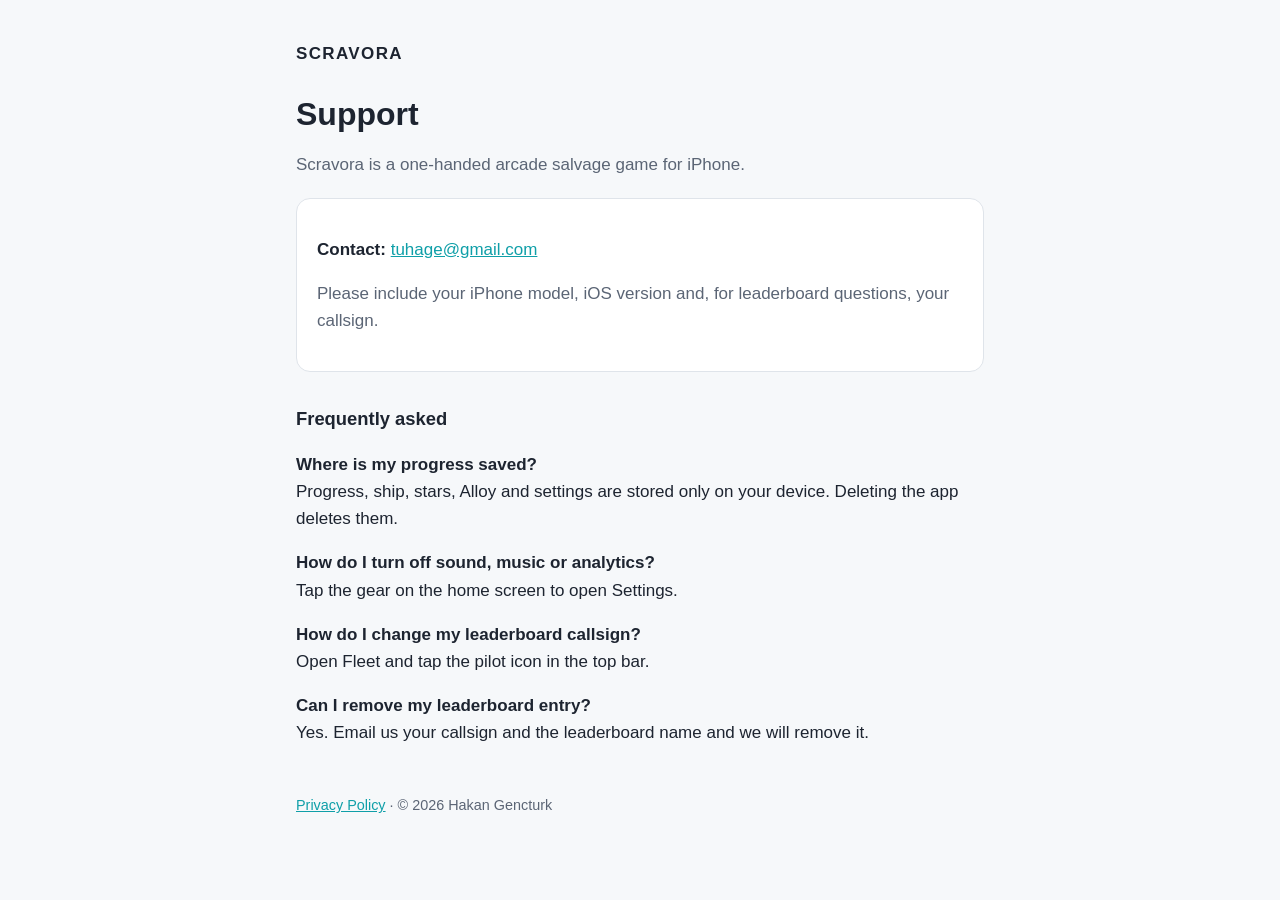
<file: index.html>
<!doctype html>
<html lang="en">
<head>
<meta charset="utf-8">
<meta name="viewport" content="width=device-width, initial-scale=1">
<title>Scravora Support</title>
<meta name="description" content="Support for Scravora, a one-handed arcade salvage game for iPhone.">
<link rel="stylesheet" href="style.css">
</head>
<body>
<main>
<header><a href="./">SCRAVORA</a></header>
<h1>Support</h1>
<p class="muted">Scravora is a one-handed arcade salvage game for iPhone.</p>

<div class="card">
<p><strong>Contact:</strong> <a href="mailto:tuhage@gmail.com?subject=Scravora%20support">tuhage@gmail.com</a></p>
<p class="muted">Please include your iPhone model, iOS version and, for leaderboard questions, your callsign.</p>
</div>

<h2>Frequently asked</h2>
<p><strong>Where is my progress saved?</strong><br>Progress, ship, stars, Alloy and settings are stored only on your device. Deleting the app deletes them.</p>
<p><strong>How do I turn off sound, music or analytics?</strong><br>Tap the gear on the home screen to open Settings.</p>
<p><strong>How do I change my leaderboard callsign?</strong><br>Open Fleet and tap the pilot icon in the top bar.</p>
<p><strong>Can I remove my leaderboard entry?</strong><br>Yes. Email us your callsign and the leaderboard name and we will remove it.</p>

<footer><a href="privacy.html">Privacy Policy</a> · © 2026 Hakan Gencturk</footer>
</main>
</body>
</html>
</file>
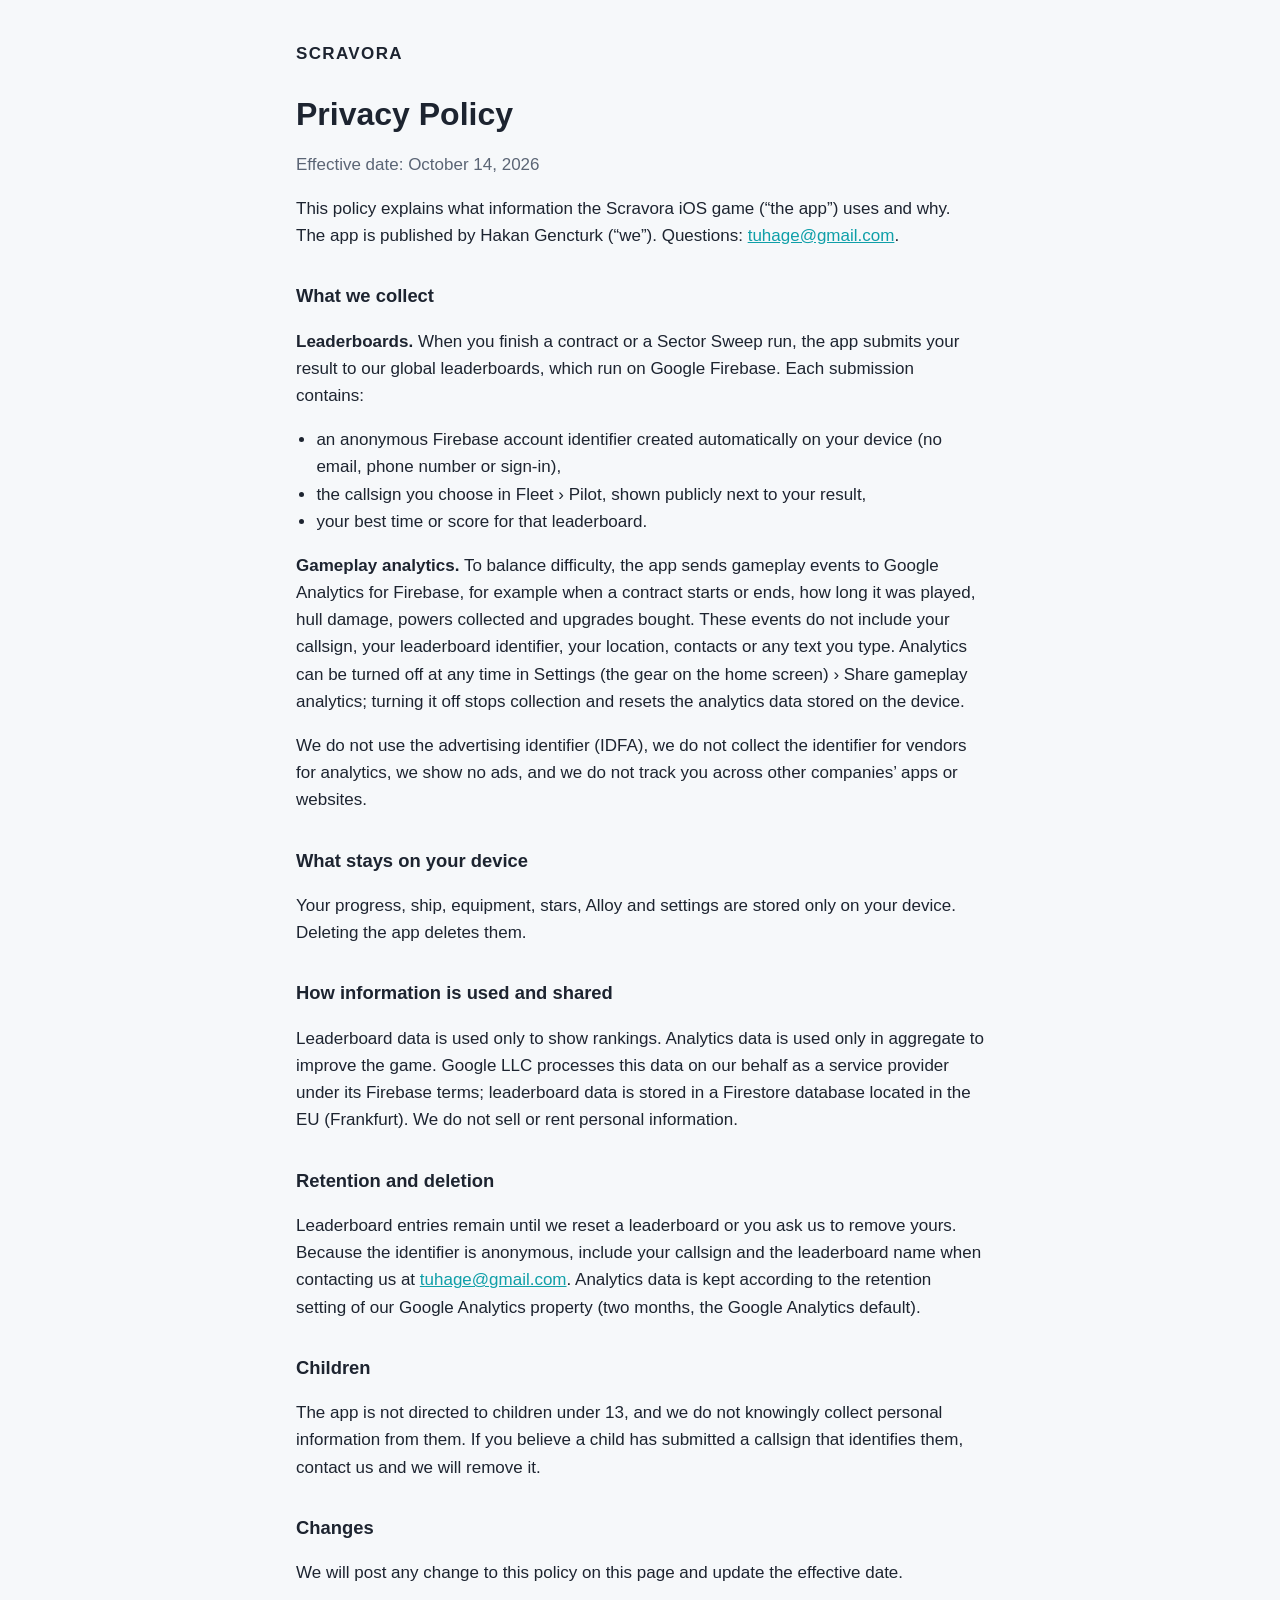
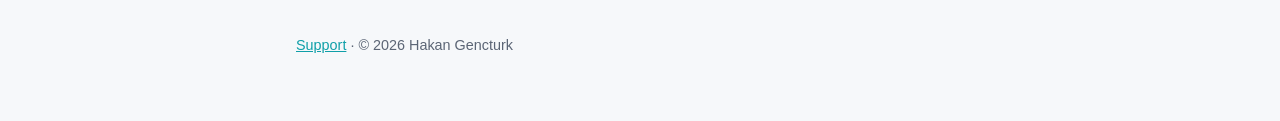
<file: privacy.html>
<!doctype html>
<html lang="en">
<head>
<meta charset="utf-8">
<meta name="viewport" content="width=device-width, initial-scale=1">
<title>Scravora Privacy Policy</title>
<meta name="description" content="What information the Scravora iOS game uses and why.">
<link rel="stylesheet" href="style.css">
</head>
<body>
<main>
<header><a href="./">SCRAVORA</a></header>
<h1>Privacy Policy</h1>
<p class="muted">Effective date: October 14, 2026</p>

<p>This policy explains what information the Scravora iOS game (“the app”) uses and why. The app is published by Hakan Gencturk (“we”). Questions: <a href="mailto:tuhage@gmail.com">tuhage@gmail.com</a>.</p>

<h2>What we collect</h2>
<p><strong>Leaderboards.</strong> When you finish a contract or a Sector Sweep run, the app submits your result to our global leaderboards, which run on Google Firebase. Each submission contains:</p>
<ul>
<li>an anonymous Firebase account identifier created automatically on your device (no email, phone number or sign-in),</li>
<li>the callsign you choose in Fleet › Pilot, shown publicly next to your result,</li>
<li>your best time or score for that leaderboard.</li>
</ul>
<p><strong>Gameplay analytics.</strong> To balance difficulty, the app sends gameplay events to Google Analytics for Firebase, for example when a contract starts or ends, how long it was played, hull damage, powers collected and upgrades bought. These events do not include your callsign, your leaderboard identifier, your location, contacts or any text you type. Analytics can be turned off at any time in Settings (the gear on the home screen) › Share gameplay analytics; turning it off stops collection and resets the analytics data stored on the device.</p>
<p>We do not use the advertising identifier (IDFA), we do not collect the identifier for vendors for analytics, we show no ads, and we do not track you across other companies’ apps or websites.</p>

<h2>What stays on your device</h2>
<p>Your progress, ship, equipment, stars, Alloy and settings are stored only on your device. Deleting the app deletes them.</p>

<h2>How information is used and shared</h2>
<p>Leaderboard data is used only to show rankings. Analytics data is used only in aggregate to improve the game. Google LLC processes this data on our behalf as a service provider under its Firebase terms; leaderboard data is stored in a Firestore database located in the EU (Frankfurt). We do not sell or rent personal information.</p>

<h2>Retention and deletion</h2>
<p>Leaderboard entries remain until we reset a leaderboard or you ask us to remove yours. Because the identifier is anonymous, include your callsign and the leaderboard name when contacting us at <a href="mailto:tuhage@gmail.com">tuhage@gmail.com</a>. Analytics data is kept according to the retention setting of our Google Analytics property (two months, the Google Analytics default).</p>

<h2>Children</h2>
<p>The app is not directed to children under 13, and we do not knowingly collect personal information from them. If you believe a child has submitted a callsign that identifies them, contact us and we will remove it.</p>

<h2>Changes</h2>
<p>We will post any change to this policy on this page and update the effective date.</p>

<footer><a href="./">Support</a> · © 2026 Hakan Gencturk</footer>
</main>
</body>
</html>
</file>
<file: style.css>
:root { --bg: #f6f8fa; --card: #ffffff; --text: #1d2430; --muted: #5b6575; --accent: #0f9fa8; --line: #dfe4ea; }
@media (prefers-color-scheme: dark) {
  :root { --bg: #070b14; --card: #0f1624; --text: #e6edf6; --muted: #9aa6b8; --accent: #3fe0e8; --line: #1f2a3c; }
}
* { box-sizing: border-box; }
body { margin: 0; background: var(--bg); color: var(--text); font: 17px/1.6 -apple-system, BlinkMacSystemFont, "Segoe UI", Roboto, sans-serif; }
main { max-width: 720px; margin: 0 auto; padding: 40px 16px 64px; }
header { margin-bottom: 28px; }
header a { color: var(--text); text-decoration: none; font-weight: 800; letter-spacing: 0.08em; }
h1 { font-size: 2rem; line-height: 1.2; margin: 0 0 6px; }
h2 { font-size: 1.15rem; margin: 32px 0 8px; }
p, li { color: var(--text); }
.muted { color: var(--muted); }
a { color: var(--accent); }
.card { background: var(--card); border: 1px solid var(--line); border-radius: 14px; padding: 20px; margin-top: 20px; }
ul { padding-left: 1.2em; }
footer { margin-top: 48px; font-size: 0.9rem; color: var(--muted); }
</file>
